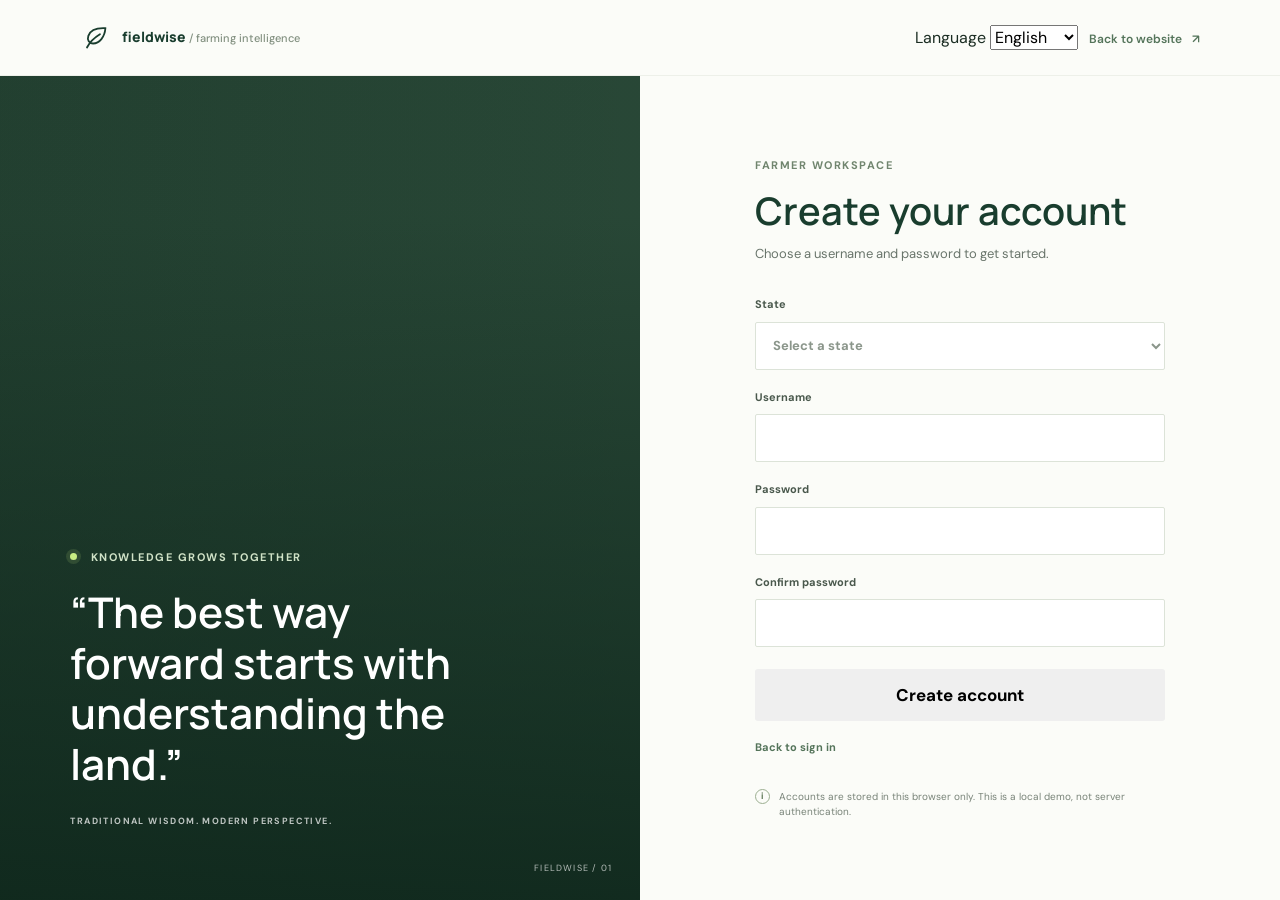
<file: hackthon/index.html>
<!doctype html>
<html lang="en">
<head>
  <meta charset="utf-8">
  <meta name="viewport" content="width=device-width, initial-scale=1">
  <meta name="theme-color" content="#183e2e">
  <meta name="description" content="Bring traditional farming knowledge into modern agriculture with AI-powered, practical decision support.">
  <title>AI-Powered Traditional Farming Intelligence</title>
  <link rel="preconnect" href="https://fonts.googleapis.com">
  <link rel="preconnect" href="https://fonts.gstatic.com" crossorigin>
  <link href="https://fonts.googleapis.com/css2?family=DM+Sans:wght@400;500;600;700&family=Manrope:wght@400;500;600;700;800&display=swap" rel="stylesheet">
  <link rel="stylesheet" href="style.css">
  <script src="script.js" defer></script>
</head>
<body>
  <a class="skip-link" href="#main">Skip to content</a>
  <header class="site-header">
    <a class="brand" href="#home" aria-label="Fieldwise home">
      <span class="brand__mark" aria-hidden="true">
        <svg viewBox="0 0 32 32" fill="none"><path d="M25.8 5.8C16.5 5.3 9.2 8.1 7 14.2c-1.6 4.5 1 8.4 5.2 8.4 7.2 0 12.9-7.3 13.6-16.8Z" stroke="currentColor" stroke-width="2"/><path d="M5.5 27c3.1-6.1 7.4-10.4 14.3-14.6" stroke="currentColor" stroke-width="2" stroke-linecap="round"/></svg>
      </span>
      <span class="brand__name">fieldwise<span> / farming intelligence</span></span>
    </a>
    <div class="nav-tools">
      <button class="nav-toggle" type="button" aria-expanded="false" aria-controls="site-nav" aria-label="Open navigation">
        <span></span><span></span>
      </button>
    </div>
    <nav class="site-nav" id="site-nav" aria-label="Main navigation">
      <a href="#approach" data-i18n="navApproach">Our approach</a>
      <a href="#assistant" data-i18n="navAssistant">AI assistant</a>
      <a href="#how-it-works" data-i18n="navHow">How it works</a>
      <button class="nav-logout" id="logout-button" type="button" data-i18n="navLogout">Logout</button>
      <a class="nav-cta" href="#assistant"><span data-i18n="navTry">Try the assistant</span> <span aria-hidden="true">↗</span></a>
    </nav>
  </header>

  <main id="main">
    <section class="hero" id="home" aria-labelledby="hero-title">
      <div class="hero__photo" role="img" aria-label="Green cultivated fields stretching across a rural landscape"></div>
      <div class="hero__shade"></div>
      <div class="hero__content">
        <p class="eyebrow eyebrow--light"><span class="status-dot"></span> <span data-i18n="heroEyebrow">Agricultural intelligence, rooted in experience</span></p>
        <h1 id="hero-title" data-i18n="heroTitle">AI-Powered Traditional Farming Intelligence</h1>
        <p class="hero__subtitle" data-i18n="heroSubtitle">Bringing traditional farming knowledge into modern agriculture with AI.</p>
        <div class="hero__actions">
          <a class="button button--lime" href="#assistant"><span data-i18n="heroStart">Start AI Analysis</span> <span aria-hidden="true">↗</span></a>
          <a class="text-link text-link--light" href="#approach"><span data-i18n="heroDiscover">Discover our approach</span> <span aria-hidden="true">↓</span></a>
        </div>
        <div class="hero__footnote"><span class="hero__line"></span> <span data-i18n="heroFoot">LOCAL WISDOM. BETTER-INFORMED FARMING.</span></div>
      </div>
      <div class="hero__coordinates" aria-hidden="true"><span data-i18n="fieldNotes">FIELD NOTES</span><br>01 / 06</div>
      <div class="hero__caption"><span>01</span> <span data-i18n="fieldNoteCaption">Knowledge grows when it is shared.</span></div>
    </section>

    <div class="signal-strip" aria-label="Our principles">
      <span><i>01</i> <span data-i18n="signal1">Local knowledge</span></span><span class="signal-strip__plus">+</span>
      <span><i>02</i> <span data-i18n="signal2">Modern data</span></span><span class="signal-strip__plus">+</span>
      <span><i>03</i> <span data-i18n="signal3">Informed decisions</span></span>
      <span class="signal-strip__note" data-i18n="signalNote">A new kind of farming conversation</span>
    </div>

    <section class="section problem-section" id="approach" aria-labelledby="problem-title">
      <div class="section-heading">
        <p class="eyebrow" data-i18n="oppLabel">01 — The opportunity</p>
        <h2 id="problem-title" data-i18n="oppTitle">Good knowledge<br>deserves to travel.</h2>
      </div>
      <div class="problem-copy">
        <p class="problem-copy__lead" data-i18n="oppLead">For generations, farmers have read the land through lived experience. That wisdom is valuable, but too often it is shared informally and can be difficult for others to access.</p>
        <div class="problem-points">
          <article class="problem-point">
            <span class="point-number">A</span>
            <div><h3 data-i18n="pointAHead">Experience is passed person to person</h3><p data-i18n="pointAText">Traditional farming knowledge is often shared informally, making it easy to miss or lose between generations.</p></div>
          </article>
          <article class="problem-point">
            <span class="point-number">B</span>
            <div><h3 data-i18n="pointBHead">Nature holds useful signals</h3><p data-i18n="pointBText">Natural signs, seasonal patterns and local experience offer valuable context for everyday farming decisions.</p></div>
          </article>
          <article class="problem-point">
            <span class="point-number">C</span>
            <div><h3 data-i18n="pointCHead">Context belongs together</h3><p data-i18n="pointCText">Farmers need a simple way to connect traditional knowledge with modern weather, soil and agricultural information.</p></div>
          </article>
        </div>
      </div>
    </section>

    <section class="solution-section" aria-labelledby="solution-title">
      <div class="solution-section__inner">
        <div class="solution-intro">
          <p class="eyebrow eyebrow--light" data-i18n="solutionLabel">02 — Our solution</p>
          <h2 id="solution-title" data-i18n="solutionTitle">Two ways of knowing.<br>One clearer next step.</h2>
          <p data-i18n="solutionText">We bring local practices and present-day context into one accessible AI-assisted process.</p>
        </div>
        <div class="flow" aria-label="Traditional farming knowledge and modern agricultural data feed into AI analysis to produce farming guidance">
          <div class="flow__inputs">
            <div class="flow-node"><span class="flow-node__index" data-i18n="input01">INPUT 01</span><strong data-i18n="tradFarm">Traditional Farming<br>Knowledge</strong><span class="flow-node__symbol" aria-hidden="true">⌁</span></div>
            <span class="flow__operator" aria-hidden="true">+</span>
            <div class="flow-node"><span class="flow-node__index" data-i18n="input02">INPUT 02</span><strong data-i18n="modernData">Modern Agricultural<br>Data</strong><span class="flow-node__symbol" aria-hidden="true">◷</span></div>
          </div>
          <div class="flow__connector" aria-hidden="true"><span></span><b>↓</b></div>
          <div class="flow-node flow-node--ai"><span class="flow-node__index" data-i18n="interpret">INTERPRET</span><strong data-i18n="aiAnalysis">AI Analysis</strong><span class="flow-node__tag" data-i18n="contextAware">CONTEXT-AWARE</span></div>
          <div class="flow__connector" aria-hidden="true"><span></span><b>↓</b></div>
          <div class="flow-node flow-node--result"><span class="flow-node__index" data-i18n="output">OUTPUT</span><strong data-i18n="farmingGuidance">Farming Guidance</strong><span class="flow-node__symbol" aria-hidden="true">↗</span></div>
        </div>
      </div>
      <div class="solution-section__index" aria-hidden="true"><span data-i18n="methodLabel">FIELDWISE / METHOD 01</span></div>
    </section>

    <section class="assistant-section section" id="assistant" aria-labelledby="assistant-title">
      <div class="assistant-heading">
        <div>
          <p class="eyebrow" data-i18n="assistantLabel">03 — Try the assistant</p>
          <h2 id="assistant-title" data-i18n="assistantTitle">Start with your field.</h2>
        </div>
        <p data-i18n="assistantText">Share a few details to request guidance shaped by your crop, season and local conditions.</p>
      </div>
      <div class="assistant-layout">
        <form class="assistant-form" id="analysis-form">
          <div class="form-topline"><span data-i18n="fieldProfile">FIELD PROFILE</span><span data-i18n="allFieldsRequired">ALL FIELDS REQUIRED</span></div>
          <div class="form-grid">
            <label class="field">
              <span data-i18n="formState">State</span>
              <select name="state" required>
                <option value="" disabled selected data-i18n="selectState">Select a state</option>
                <option value="Andhra Pradesh">Andhra Pradesh</option>
                <option value="Arunachal Pradesh">Arunachal Pradesh</option>
                <option value="Assam">Assam</option>
                <option value="Bihar">Bihar</option>
                <option value="Chhattisgarh">Chhattisgarh</option>
                <option value="Goa">Goa</option>
                <option value="Gujarat">Gujarat</option>
                <option value="Haryana">Haryana</option>
                <option value="Himachal Pradesh">Himachal Pradesh</option>
                <option value="Jharkhand">Jharkhand</option>
                <option value="Karnataka">Karnataka</option>
                <option value="Kerala">Kerala</option>
                <option value="Madhya Pradesh">Madhya Pradesh</option>
                <option value="Maharashtra">Maharashtra</option>
                <option value="Manipur">Manipur</option>
                <option value="Meghalaya">Meghalaya</option>
                <option value="Mizoram">Mizoram</option>
                <option value="Nagaland">Nagaland</option>
                <option value="Odisha">Odisha</option>
                <option value="Punjab">Punjab</option>
                <option value="Rajasthan">Rajasthan</option>
                <option value="Sikkim">Sikkim</option>
                <option value="Tamil Nadu">Tamil Nadu</option>
                <option value="Telangana">Telangana</option>
                <option value="Tripura">Tripura</option>
                <option value="Uttar Pradesh">Uttar Pradesh</option>
                <option value="Uttarakhand">Uttarakhand</option>
                <option value="West Bengal">West Bengal</option>
                <option value="Andaman and Nicobar Islands">Andaman and Nicobar Islands</option>
                <option value="Chandigarh">Chandigarh</option>
                <option value="Dadra and Nagar Haveli and Daman and Diu">Dadra and Nagar Haveli and Daman and Diu</option>
                <option value="Delhi">Delhi</option>
                <option value="Jammu and Kashmir">Jammu and Kashmir</option>
                <option value="Ladakh">Ladakh</option>
                <option value="Lakshadweep">Lakshadweep</option>
                <option value="Puducherry">Puducherry</option>
              </select>
            </label>
            <label class="field">
              <span data-i18n="formCrop">Crop</span>
              <select name="crop" required>
                <option value="" disabled selected data-i18n="selectCrop">Select a crop</option>
                <option value="Paddy">Paddy</option>
                <option value="Millet">Millet</option>
                <option value="Groundnut">Groundnut</option>
                <option value="Cotton">Cotton</option>
              </select>
            </label>
            <label class="field">
              <span data-i18n="formLocation">Location</span>
              <input name="location" type="text" data-i18n-placeholder="formLocationPlaceholder" placeholder="Village, district or region" autocomplete="address-level2" required>
            </label>
            <label class="field">
              <span data-i18n="formSeason">Season</span>
              <select name="season" required>
                <option value="" disabled selected data-i18n="selectSeason">Select a season</option>
                <option value="Kharif">Kharif / monsoon</option>
                <option value="Rabi">Rabi / winter</option>
                <option value="Zaid">Zaid / summer</option>
              </select>
            </label>
            <label class="field">
              <span data-i18n="formWeather">Current weather</span>
              <select name="weather" required>
                <option value="" disabled selected data-i18n="selectWeather">Select current weather</option>
                <option value="Rainy">Rainy</option>
                <option value="Sunny">Sunny</option>
                <option value="Cloudy">Cloudy</option>
              </select>
            </label>
            <label class="field field--full">
              <span data-i18n="formSoil">Soil type</span>
              <select name="soil" required>
                <option value="" disabled selected data-i18n="selectSoil">Select a soil type</option>
                <option value="Clay">Clay</option>
                <option value="Sandy">Sandy</option>
                <option value="Loamy">Loamy</option>
                <option value="Sandy Loam">Sandy Loam</option>
                <option value="Silty Soil">Silty Soil</option>
                <option value="Black Soil">Black Soil</option>
                <option value="Red Soil">Red Soil</option>
                <option value="Alluvial Soil">Alluvial Soil</option>
                <option value="Laterite Soil">Laterite Soil</option>
                <option value="Peaty Soil">Peaty Soil</option>
              </select>
            </label>
          </div>
          <button class="button button--forest form-submit" type="submit">
            <span class="button-label" data-i18n="submitAnalyze">Analyse with AI</span><span class="button-arrow" aria-hidden="true">↗</span>
          </button>
          <p class="form-status" id="form-status" role="status" aria-live="polite"></p>
        </form>

        <section class="result-panel" id="ai-result" aria-labelledby="result-title" aria-live="polite">
          <div class="result-panel__top"><span class="result-indicator"><i></i> <span data-i18n="analysisOutput">ANALYSIS OUTPUT</span></span><span class="result-panel__spark" aria-hidden="true">✳</span></div>
          <h3 id="result-title" data-i18n="resultTitle">Your field, in context.</h3>
          <p class="result-empty" id="result-empty" data-i18n="resultEmpty">Complete the field profile and run an analysis. Your response will appear here.</p>
          <div class="result-content" id="result-content" hidden>
            <div class="result-meta">
              <div><span data-i18n="resultLanguage">LANGUAGE</span><strong id="result-language">—</strong></div>
              <div><span data-i18n="resultState">STATE</span><strong id="result-state">—</strong></div>
              <div><span data-i18n="resultCrop">CROP</span><strong id="result-crop">—</strong></div>
              <div><span data-i18n="resultLocation">LOCATION</span><strong id="result-location">—</strong></div>
              <div><span data-i18n="resultSoil">SOIL</span><strong id="result-soil">—</strong></div>
            </div>
            <div class="result-block"><span class="result-block__label" data-i18n="tradKnowledge">TRADITIONAL KNOWLEDGE</span><p id="result-traditional"></p></div>
            <div class="result-block result-block--guidance"><span class="result-block__label" data-i18n="aiGuidance">AI GUIDANCE</span><p id="result-guidance"></p></div>
          </div>
        </section>
        <section class="assistant-chat" id="assistant-chat" aria-labelledby="chat-title" hidden>
          <div class="assistant-chat__heading">
            <div>
              <p class="eyebrow" data-i18n="chatLabel">FIELD QUESTIONS</p>
              <h3 id="chat-title" data-i18n="chatTitle">Ask about this field</h3>
                <p class="assistant-chat__prompt" data-i18n="chatPrompt">Ask about water, soil, pests, fertilizer, planting or crop care.</p>
            </div>
            <span id="chat-context-label" class="assistant-chat__context"></span>
          </div>
          <div class="chat-messages" id="chat-messages" role="log" aria-live="polite" aria-relevant="additions text"></div>
          <form class="chat-form" id="chat-form">
            <label class="sr-only" for="chat-question" data-i18n="chatQuestionLabel">Your question</label>
            <input id="chat-question" name="question" type="text" maxlength="500" autocomplete="off" data-i18n-placeholder="chatPlaceholder" placeholder="Ask about water, soil, pests or this crop..." required>
            <button class="button button--forest" type="submit" aria-label="Send question" data-i18n-aria-label="chatSend">Send</button>
          </form>
        </section>
      </div>
    </section>

    <section class="process-section" id="how-it-works" aria-labelledby="process-title">
      <div class="section process-section__inner">
        <div class="process-heading">
          <p class="eyebrow" data-i18n="processLabel">04 — How it works</p>
          <h2 id="process-title" data-i18n="processTitle">From field notes<br>to thoughtful guidance.</h2>
          <p data-i18n="processText">A simple sequence makes room for both community knowledge and current conditions.</p>
        </div>
        <ol class="process-list">
          <li><span>01</span><div><h3 data-i18n="process01Head">Farmer Input</h3><p data-i18n="process01Text">Share crop, location, season, weather and soil.</p></div><b aria-hidden="true">↗</b></li>
          <li><span>02</span><div><h3 data-i18n="process02Head">Gather Context</h3><p data-i18n="process02Text">Organize the field details that shape a decision.</p></div><b aria-hidden="true">↗</b></li>
          <li><span>03</span><div><h3 data-i18n="process03Head">Retrieve Traditional Practices</h3><p data-i18n="process03Text">Bring relevant local and crop-specific knowledge into view.</p></div><b aria-hidden="true">↗</b></li>
          <li><span>04</span><div><h3 data-i18n="process04Head">Compare</h3><p data-i18n="process04Text">Consider traditional practice alongside modern context.</p></div><b aria-hidden="true">↗</b></li>
          <li><span>05</span><div><h3 data-i18n="process05Head">Generate Guidance</h3><p data-i18n="process05Text">Present a clear response to support informed choices.</p></div><b aria-hidden="true">↗</b></li>
        </ol>
      </div>
    </section>

    <section class="benefits-section section" aria-labelledby="benefits-title">
      <div class="benefits-heading">
        <p class="eyebrow" data-i18n="benefitsLabel">05 — Why it matters</p>
        <h2 id="benefits-title" data-i18n="benefitsTitle">A stronger link between<br>knowledge and action.</h2>
      </div>
      <div class="benefit-grid">
        <article class="benefit"><span>01 / <span data-i18n="benefit01Tag">PRESERVE</span></span><h3 data-i18n="benefit01Head">Keep local knowledge growing</h3><p data-i18n="benefit01Text">Help preserve farming knowledge that might otherwise remain undocumented.</p></article>
        <article class="benefit"><span>02 / <span data-i18n="benefit02Tag">ACCESS</span></span><h3 data-i18n="benefit02Head">Make practices easier to find</h3><p data-i18n="benefit02Text">Improve access to traditional practices for farmers and the next generation.</p></article>
        <article class="benefit"><span>03 / <span data-i18n="benefit03Tag">CONNECT</span></span><h3 data-i18n="benefit03Head">Bring context together</h3><p data-i18n="benefit03Text">Connect traditional knowledge with modern agricultural data and conditions.</p></article>
        <article class="benefit"><span>04 / <span data-i18n="benefit04Tag">SUPPORT</span></span><h3 data-i18n="benefit04Head">Make informed decisions</h3><p data-i18n="benefit04Text">Support thoughtful farming decisions with relevant, understandable guidance.</p></article>
      </div>
    </section>

    <section class="future-section" aria-labelledby="future-title">
      <div class="section future-section__inner">
        <div class="future-intro"><p class="eyebrow eyebrow--light" data-i18n="futureLabel">06 — Looking ahead</p><h2 id="future-title" data-i18n="futureTitle">Room to grow.</h2><p data-i18n="futureText">The next chapter connects more voices, more places and more ways of understanding the land.</p></div>
        <ul class="future-list">
          <li><span>01</span><span data-i18n="future01">Tamil voice assistant</span></li>
          <li><span>02</span><span data-i18n="future02">Regional knowledge database</span></li>
          <li><span>03</span><span data-i18n="future03">Soil and weather sensors</span></li>
          <li><span>04</span><span data-i18n="future04">Crop-specific models</span></li>
          <li><span>05</span><span data-i18n="future05">Digitized historical records</span></li>
          <li><span>06</span><span data-i18n="future06">Advisory-service integration</span></li>
        </ul>
      </div>
    </section>
  </main>

  <footer class="site-footer">
    <a class="brand brand--footer" href="#home"><span class="brand__mark" aria-hidden="true"><svg viewBox="0 0 32 32" fill="none"><path d="M25.8 5.8C16.5 5.3 9.2 8.1 7 14.2c-1.6 4.5 1 8.4 5.2 8.4 7.2 0 12.9-7.3 13.6-16.8Z" stroke="currentColor" stroke-width="2"/><path d="M5.5 27c3.1-6.1 7.4-10.4 14.3-14.6" stroke="currentColor" stroke-width="2" stroke-linecap="round"/></svg></span><span class="brand__name">fieldwise<span> / farming intelligence</span></span></a>
    <p data-i18n="footerTag">Traditional wisdom. Modern perspective.</p>
    <a class="footer-top" href="#home"><span data-i18n="footerTop">Back to top</span> <span aria-hidden="true">↑</span></a>
    <small data-i18n="footerSmall">College project demonstration · AI-assisted decision support</small>
  </footer>
</body>
</html>
</file>
<file: hackthon/style.css>
:root {
  color-scheme: light;
  --forest: #193d2e;
  --forest-deep: #112d22;
  --leaf: #c9ee83;
  --moss: #54745a;
  --ink: #1b2d23;
  --muted: #69756b;
  --paper: #f7f8f3;
  --white: #fff;
  --line: #dfe5db;
  --display: "Manrope", "Trebuchet MS", sans-serif;
  --body: "DM Sans", "Trebuchet MS", sans-serif;
}

* { box-sizing: border-box; }
html { scroll-behavior: smooth; scroll-padding-top: 84px; }
body { margin: 0; color: var(--ink); background: var(--paper); font-family: var(--body); font-size: 16px; line-height: 1.6; -webkit-font-smoothing: antialiased; }
a { color: inherit; text-decoration: none; }
button, input, select { font: inherit; }
button, a, input, select { -webkit-tap-highlight-color: transparent; }
::selection { color: var(--forest-deep); background: var(--leaf); }
.skip-link { position: absolute; z-index: 20; top: 8px; left: 8px; padding: 10px 14px; transform: translateY(-150%); background: var(--white); color: var(--forest); }
.skip-link:focus { transform: translateY(0); }

.site-header { height: 76px; padding: 0 6.25%; display: flex; align-items: center; justify-content: space-between; background: #fbfcf8; position: relative; z-index: 5; }
.brand { display: inline-flex; align-items: center; gap: 10px; color: var(--forest); }
.brand__mark { width: 32px; height: 32px; display: grid; place-items: center; }
.brand__mark svg { width: 29px; height: 29px; }
.brand__name { font-family: var(--display); font-size: 14px; font-weight: 800; letter-spacing: 0; }
.brand__name span { color: #829080; font-family: var(--body); font-size: 11px; font-weight: 500; }
.site-nav { display: flex; gap: 34px; align-items: center; font-size: 13px; font-weight: 600; }
.site-nav > a:not(.nav-cta) { color: #566358; transition: color .2s ease; }
.site-nav > a:not(.nav-cta):hover { color: var(--forest); }
.nav-cta { display: inline-flex; align-items: center; gap: 14px; border-bottom: 1px solid #a7b5a5; padding: 8px 0; color: var(--forest); }
.nav-cta span { font-size: 16px; }
.nav-toggle { display: none; }

.hero { min-height: 620px; height: min(720px, calc(100svh - 76px)); position: relative; display: flex; align-items: center; overflow: hidden; color: var(--white); background: var(--forest-deep); }
.hero__photo, .hero__shade { position: absolute; inset: 0; }
.hero__photo { background-image: url("https://images.unsplash.com/photo-1500382017468-9049fed747ef?auto=format&fit=crop&w=2200&q=85"); background-position: center 53%; background-size: cover; transform: scale(1.015); }
.hero__shade { background: linear-gradient(90deg, rgba(13, 37, 26, .88) 0%, rgba(13, 37, 26, .72) 39%, rgba(13, 37, 26, .24) 78%, rgba(13, 37, 26, .08) 100%), linear-gradient(0deg, rgba(13, 37, 26, .34), transparent 28%); }
.hero__content { width: min(740px, 76%); margin-left: 12.5%; position: relative; z-index: 1; padding: 50px 0 65px; animation: rise-in .75s ease-out both; }
.eyebrow { margin: 0 0 20px; color: #70856e; font-size: 11px; font-weight: 700; letter-spacing: 1.5px; text-transform: uppercase; }
.eyebrow--light { color: #d0e2c7; }
.status-dot { display: inline-block; width: 7px; height: 7px; margin-right: 9px; border-radius: 50%; background: var(--leaf); vertical-align: 1px; box-shadow: 0 0 0 4px rgba(201, 238, 131, .13); }
.hero h1 { max-width: 700px; margin: 25px 0 20px; font-family: var(--display); font-size: 56px; font-weight: 600; line-height: 1.12; letter-spacing: 0; }
.hero__subtitle { max-width: 520px; margin: 0; color: rgba(255,255,255,.83); font-size: 18px; }
.hero__actions { display: flex; align-items: center; gap: 28px; margin-top: 34px; }
.button { min-height: 52px; display: inline-flex; align-items: center; justify-content: center; gap: 24px; padding: 0 21px; border: 0; border-radius: 3px; font-size: 13px; font-weight: 700; cursor: pointer; transition: background .2s ease, transform .2s ease; }
.button:hover { transform: translateY(-2px); }
.button:focus-visible, a:focus-visible, .nav-toggle:focus-visible, input:focus-visible, select:focus-visible { outline: 3px solid #e5aa68; outline-offset: 3px; }
.button--lime { color: var(--forest-deep); background: var(--leaf); }
.button--lime:hover { background: #d9f5a6; }
.button span { font-size: 17px; }
.text-link { font-size: 13px; font-weight: 600; }
.text-link--light { color: rgba(255,255,255,.86); }
.text-link span { margin-left: 7px; }
.hero__footnote { display: flex; align-items: center; gap: 11px; margin-top: 63px; color: rgba(255,255,255,.68); font-size: 9px; font-weight: 700; letter-spacing: 1.5px; }
.hero__line { width: 33px; height: 1px; background: var(--leaf); }
.hero__coordinates { position: absolute; top: 50%; right: 6.25%; color: rgba(255,255,255,.74); font-size: 9px; line-height: 1.8; letter-spacing: 1.2px; writing-mode: vertical-rl; transform: translateY(-50%) rotate(180deg); }
.hero__caption { position: absolute; right: 6.25%; bottom: 28px; color: rgba(255,255,255,.78); font-size: 11px; }
.hero__caption span { margin-right: 10px; color: var(--leaf); }
@keyframes rise-in { from { opacity: 0; transform: translateY(16px); } to { opacity: 1; transform: translateY(0); } }

.signal-strip { min-height: 77px; padding: 0 12.5%; display: flex; align-items: center; gap: 23px; background: #eef2e9; color: var(--forest); font-family: var(--display); font-size: 12px; font-weight: 700; }
.signal-strip > span:not(.signal-strip__plus):not(.signal-strip__note) { white-space: nowrap; }
.signal-strip i { margin-right: 9px; color: #7b9076; font-family: var(--body); font-size: 9px; font-style: normal; font-weight: 600; }
.signal-strip__plus { color: #99a993; font-size: 16px; font-weight: 400; }
.signal-strip__note { margin-left: auto; color: #718071; font-family: var(--body); font-size: 11px; font-weight: 500; }
.section { padding-right: 12.5%; padding-left: 12.5%; }
.problem-section { padding-top: 122px; padding-bottom: 130px; display: grid; grid-template-columns: .83fr 1fr; column-gap: 10%; }
.section-heading h2, .assistant-heading h2, .process-heading h2, .benefits-heading h2, .solution-intro h2, .future-intro h2 { margin: 0; font-family: var(--display); font-size: 39px; font-weight: 600; line-height: 1.2; letter-spacing: 0; }
.section-heading h2 { color: var(--forest); }
.problem-copy__lead { margin: 0 0 30px; color: #56645a; font-size: 16px; line-height: 1.8; }
.problem-points { border-top: 1px solid var(--line); }
.problem-point { display: grid; grid-template-columns: 42px 1fr; gap: 10px; padding: 17px 0; border-bottom: 1px solid var(--line); }
.point-number { padding-top: 2px; color: #8a9c84; font-size: 10px; font-weight: 700; }
.problem-point h3 { margin: 0 0 4px; color: var(--ink); font-family: var(--display); font-size: 14px; font-weight: 700; }
.problem-point p { margin: 0; color: var(--muted); font-size: 12px; line-height: 1.65; }

.solution-section { position: relative; overflow: hidden; padding: 92px 12.5% 100px; color: var(--white); background: var(--forest); }
.solution-section::after { content: ""; position: absolute; inset: 0 0 0 58%; pointer-events: none; opacity: .08; background-image: repeating-linear-gradient(135deg, transparent 0 17px, rgba(255,255,255,.28) 17px 18px); mask-image: linear-gradient(90deg, transparent, #000); }
.solution-section__inner { position: relative; z-index: 1; display: grid; grid-template-columns: .88fr 1fr; align-items: center; gap: 9%; max-width: 1150px; margin: auto; }
.solution-intro h2 { max-width: 490px; font-size: 37px; }
.solution-intro > p:last-child { max-width: 350px; margin: 20px 0 0; color: #bdcbbd; font-size: 14px; }
.flow { max-width: 500px; margin-left: auto; width: 100%; }
.flow__inputs { display: grid; grid-template-columns: 1fr 28px 1fr; align-items: center; }
.flow-node { min-height: 105px; position: relative; padding: 15px 17px; display: flex; flex-direction: column; justify-content: space-between; border: 1px solid rgba(255,255,255,.27); background: rgba(255,255,255,.045); }
.flow-node__index { color: #a9c2a7; font-size: 8px; font-weight: 700; letter-spacing: 1px; }
.flow-node strong { font-family: var(--display); font-size: 13px; line-height: 1.35; }
.flow-node__symbol { position: absolute; right: 14px; bottom: 10px; color: var(--leaf); font-size: 19px; }
.flow__operator { justify-self: center; color: var(--leaf); font-size: 20px; }
.flow__connector { height: 39px; display: flex; flex-direction: column; align-items: center; justify-content: center; color: var(--leaf); line-height: 1; }
.flow__connector span { height: 15px; width: 1px; background: rgba(201,238,131,.5); }
.flow__connector b { font-size: 15px; font-weight: 400; }
.flow-node--ai { min-height: 72px; flex-direction: row; align-items: center; padding: 14px 18px; border-color: rgba(201,238,131,.62); background: rgba(201,238,131,.08); }
.flow-node--ai .flow-node__index { align-self: flex-start; }
.flow-node--ai strong { font-size: 16px; }
.flow-node__tag { color: #d6e6ce; font-size: 8px; font-weight: 700; letter-spacing: 1px; }
.flow-node--result { min-height: 64px; flex-direction: row; align-items: center; padding: 14px 18px; border-color: transparent; color: var(--forest-deep); background: var(--leaf); }
.flow-node--result .flow-node__index { color: #4f6b3b; }
.flow-node--result strong { font-size: 15px; }
.flow-node--result .flow-node__symbol { top: 19px; bottom: auto; color: var(--forest); }
.solution-section__index { position: absolute; bottom: 22px; left: 12.5%; color: rgba(255,255,255,.4); font-size: 8px; letter-spacing: 1.2px; }

.assistant-section { padding-top: 112px; padding-bottom: 125px; background: #f8f9f5; }
.assistant-heading { display: flex; align-items: end; justify-content: space-between; gap: 35px; margin-bottom: 39px; }
.assistant-heading h2 { color: var(--forest); }
.assistant-heading > p { max-width: 350px; margin: 0 2px 5px 0; color: var(--muted); font-size: 13px; }
.assistant-layout { display: grid; grid-template-columns: 1fr .88fr; align-items: stretch; gap: 22px; }
.assistant-form { padding: 27px 29px 22px; border: 1px solid var(--line); background: #fff; }
.form-topline { display: flex; justify-content: space-between; margin-bottom: 25px; color: #819080; font-size: 9px; font-weight: 700; letter-spacing: 1.2px; }
.form-grid { display: grid; grid-template-columns: 1fr 1fr; gap: 17px 14px; }
.field { min-width: 0; display: flex; flex-direction: column; gap: 7px; }
.field--full { grid-column: 1 / -1; }
.field > span { color: #49584c; font-size: 11px; font-weight: 700; }
.field input, .field select { width: 100%; min-height: 44px; padding: 0 12px; border: 1px solid #dce3d8; border-radius: 2px; outline: none; color: var(--ink); background-color: #fcfdfb; font-size: 12px; }
.field input::placeholder { color: #9aa49a; }
.field select:invalid { color: #8b968b; }
.field input:focus, .field select:focus { border-color: #648565; box-shadow: 0 0 0 3px rgba(84,116,90,.12); }
.form-submit { min-width: 190px; margin-top: 24px; color: var(--white); background: var(--forest); }
.form-submit:hover { background: #28533c; }
.form-submit:disabled { opacity: .72; cursor: wait; transform: none; }
.form-status { min-height: 18px; margin: 9px 0 0; color: #a74333; font-size: 11px; }
.result-panel { min-height: 430px; padding: 27px 28px 22px; display: flex; flex-direction: column; border: 1px solid #d8e2d3; background: #edf3e9; }
.result-panel__top { display: flex; justify-content: space-between; align-items: center; }
.result-indicator { display: flex; align-items: center; gap: 8px; color: #60775f; font-size: 9px; font-weight: 700; letter-spacing: 1.2px; }
.result-indicator i { width: 7px; height: 7px; border-radius: 50%; background: #8db374; }
.result-panel__spark { color: #839d72; font-size: 20px; }
.result-panel h3 { margin: 26px 0 10px; color: var(--forest); font-family: var(--display); font-size: 21px; font-weight: 600; }
.result-empty { max-width: 300px; margin: 0; color: #738073; font-size: 12px; }
.result-content { margin-top: 12px; }
.result-meta { display: grid; grid-template-columns: 1fr 1fr; gap: 15px; padding: 13px 0 17px; border-top: 1px solid #d4dfd0; border-bottom: 1px solid #d4dfd0; }
.result-meta div { display: flex; flex-direction: column; gap: 3px; }
.result-meta span, .result-block__label { color: #71846f; font-size: 8px; font-weight: 700; letter-spacing: 1px; }
.result-meta strong { color: var(--forest); font-family: var(--display); font-size: 13px; }
.result-block { padding-top: 15px; }
.result-block p { margin: 5px 0 0; color: #465648; font-size: 12px; line-height: 1.65; white-space: pre-wrap; overflow-wrap: anywhere; }
.result-block--guidance { padding-top: 13px; }
.assistant-chat { grid-column: 1 / -1; padding-top: 25px; border-top: 1px solid var(--line); }
.assistant-chat[hidden] { display: none; }
.assistant-chat__heading { display: flex; align-items: end; justify-content: space-between; gap: 18px; margin-bottom: 17px; }
.assistant-chat__heading .eyebrow { margin-bottom: 7px; }
.assistant-chat__heading h3 { margin: 0; color: var(--forest); font-family: var(--display); font-size: 19px; font-weight: 600; }
.assistant-chat__prompt { margin: 5px 0 0; color: var(--muted); font-size: 11px; }
.assistant-chat__context { color: var(--muted); font-size: 11px; }
.chat-messages { max-height: 310px; min-height: 54px; display: flex; flex-direction: column; gap: 10px; overflow-y: auto; padding: 4px 2px 14px; }
.chat-message { max-width: min(82%, 720px); padding: 10px 13px; border-radius: 5px; color: #435247; background: #edf3e9; font-size: 12px; line-height: 1.6; white-space: pre-wrap; overflow-wrap: anywhere; }
.chat-message--user { align-self: flex-end; color: #fff; background: var(--forest); }
.chat-form { display: flex; gap: 10px; align-items: stretch; }
.chat-form input { min-width: 0; min-height: 46px; flex: 1; padding: 0 13px; border: 1px solid #dce3d8; border-radius: 2px; outline: none; color: var(--ink); background: #fff; font-size: 13px; }
.chat-form input:focus { border-color: #648565; box-shadow: 0 0 0 3px rgba(84,116,90,.12); }
.chat-form .button { min-width: 105px; padding: 0 17px; }
.chat-form .button:disabled { opacity: .65; cursor: wait; }

.process-section { background: #eef2e9; }
.process-section__inner { padding-top: 109px; padding-bottom: 115px; display: grid; grid-template-columns: .8fr 1fr; gap: 11%; }
.process-heading { align-self: start; position: sticky; top: 110px; }
.process-heading h2, .benefits-heading h2 { color: var(--forest); }
.process-heading > p:last-child { max-width: 300px; margin: 20px 0 0; color: var(--muted); font-size: 13px; }
.process-list { margin: 0; padding: 0; list-style: none; border-top: 1px solid #d7dfd3; }
.process-list li { min-height: 82px; display: grid; grid-template-columns: 49px 1fr 20px; align-items: center; gap: 12px; border-bottom: 1px solid #d7dfd3; }
.process-list li > span { color: #799074; font-size: 10px; font-weight: 700; }
.process-list h3 { margin: 0; color: var(--forest); font-family: var(--display); font-size: 14px; font-weight: 700; }
.process-list p { margin: 3px 0 0; color: #758075; font-size: 11px; }
.process-list li > b { color: #9aaa94; font-size: 14px; font-weight: 400; }

.benefits-section { padding-top: 115px; padding-bottom: 120px; }
.benefits-heading { display: flex; justify-content: space-between; align-items: end; gap: 30px; margin-bottom: 45px; }
.benefits-heading .eyebrow { align-self: start; margin-right: auto; }
.benefits-heading h2 { min-width: 55%; font-size: 34px; }
.benefit-grid { display: grid; grid-template-columns: repeat(4, 1fr); border-top: 1px solid var(--line); border-bottom: 1px solid var(--line); }
.benefit { min-height: 205px; padding: 21px 20px 23px 0; }
.benefit + .benefit { padding-left: 20px; border-left: 1px solid var(--line); }
.benefit > span { color: #81927d; font-size: 8px; font-weight: 700; letter-spacing: 1.1px; }
.benefit h3 { max-width: 200px; margin: 27px 0 9px; color: var(--forest); font-family: var(--display); font-size: 15px; line-height: 1.4; }
.benefit p { max-width: 230px; margin: 0; color: var(--muted); font-size: 11px; line-height: 1.65; }

.future-section { color: var(--white); background: #294837; }
.future-section__inner { padding-top: 83px; padding-bottom: 86px; display: grid; grid-template-columns: 1fr 1fr; gap: 11%; }
.future-intro h2 { font-size: 42px; }
.future-intro > p:last-child { max-width: 320px; margin: 17px 0 0; color: #c3d1c2; font-size: 13px; }
.future-list { margin: 0; padding: 0; list-style: none; border-top: 1px solid rgba(255,255,255,.25); }
.future-list li { min-height: 49px; display: flex; align-items: center; gap: 17px; border-bottom: 1px solid rgba(255,255,255,.2); color: #f3f6ef; font-family: var(--display); font-size: 13px; font-weight: 600; }
.future-list li span { color: #b4d28c; font-family: var(--body); font-size: 9px; font-weight: 700; }

.site-footer { min-height: 107px; padding: 25px 6.25%; display: grid; grid-template-columns: 1fr 1fr auto; align-items: center; gap: 12px 20px; color: #d8e3d6; background: var(--forest-deep); }
.brand--footer { color: #f3f6ef; }
.brand--footer .brand__name span { color: #9eae9d; }
.site-footer > p { margin: 0; color: #adc0ad; font-size: 11px; }
.footer-top { justify-self: end; color: #d7e4d2; font-size: 11px; }
.footer-top span { margin-left: 7px; color: var(--leaf); }
.site-footer small { grid-column: 1 / -1; color: #819481; font-size: 9px; }

@media (max-width: 900px) {
  .site-header { padding: 0 5%; }
  .site-nav { gap: 20px; }
  .hero__content { margin-left: 8%; }
  .section { padding-right: 8%; padding-left: 8%; }
  .solution-section { padding-right: 8%; padding-left: 8%; }
  .solution-section__index { left: 8%; }
  .problem-section { column-gap: 7%; }
  .signal-strip { padding-right: 8%; padding-left: 8%; gap: 15px; }
  .signal-strip__note { display: none; }
  .solution-section__inner { grid-template-columns: .8fr 1fr; gap: 6%; }
  .assistant-layout { grid-template-columns: 1fr 1fr; gap: 14px; }
  .assistant-form, .result-panel { padding-right: 20px; padding-left: 20px; }
  .process-section__inner { gap: 7%; }
}

@media (max-width: 680px) {
  html { scroll-padding-top: 68px; }
  .site-header { height: 66px; padding: 0 20px; }
  .brand__name { font-size: 13px; }
  .brand__name span { font-size: 10px; }
  .nav-toggle { width: 42px; height: 42px; display: flex; flex-direction: column; align-items: center; justify-content: center; gap: 6px; border: 0; background: transparent; cursor: pointer; }
  .nav-toggle span { width: 20px; height: 1px; background: var(--forest); transition: transform .2s ease; }
  .nav-toggle[aria-expanded="true"] span:first-child { transform: translateY(3.5px) rotate(45deg); }
  .nav-toggle[aria-expanded="true"] span:last-child { transform: translateY(-3.5px) rotate(-45deg); }
  .site-nav { position: absolute; top: 66px; right: 0; left: 0; display: none; flex-direction: column; align-items: stretch; gap: 0; padding: 8px 20px 16px; border-top: 1px solid var(--line); background: #fbfcf8; box-shadow: 0 12px 18px rgba(25,61,46,.08); }
  .site-nav.is-open { display: flex; }
  .site-nav > a:not(.nav-cta) { padding: 11px 0; border-bottom: 1px solid #e9ede6; }
  .nav-cta { align-self: flex-start; margin-top: 9px; }
  .hero { min-height: 610px; height: calc(88svh - 66px); max-height: 760px; }
  .hero__photo { background-position: 57% center; }
  .hero__shade { background: linear-gradient(90deg, rgba(13,37,26,.83), rgba(13,37,26,.44)), linear-gradient(0deg, rgba(13,37,26,.38), transparent 40%); }
  .hero__content { width: auto; margin: 0 25px; padding: 44px 0 68px; }
  .hero h1 { max-width: 500px; margin-top: 23px; font-size: 42px; }
  .hero__subtitle { max-width: 420px; font-size: 16px; }
  .hero__actions { align-items: flex-start; flex-direction: column; gap: 18px; margin-top: 27px; }
  .hero__footnote { margin-top: 42px; font-size: 8px; }
  .hero__coordinates { right: 18px; }
  .hero__caption { right: 20px; bottom: 17px; font-size: 9px; }
  .signal-strip { min-height: 66px; padding: 0 20px; justify-content: space-between; gap: 8px; font-size: 10px; }
  .signal-strip i { display: none; }
  .signal-strip__plus { font-size: 13px; }
  .section { padding-right: 23px; padding-left: 23px; }
  .problem-section { padding-top: 78px; padding-bottom: 82px; grid-template-columns: 1fr; gap: 25px; }
  .section-heading h2, .assistant-heading h2, .process-heading h2, .benefits-heading h2, .solution-intro h2, .future-intro h2 { font-size: 32px; }
  .problem-copy__lead { font-size: 14px; }
  .solution-section { padding: 70px 23px 70px; }
  .solution-section__inner { grid-template-columns: 1fr; gap: 36px; }
  .solution-intro > p:last-child { font-size: 13px; }
  .flow { max-width: none; }
  .flow-node { min-height: 99px; padding: 13px 11px; }
  .flow-node strong { font-size: 11px; }
  .flow-node--ai, .flow-node--result { min-height: 63px; padding: 12px; }
  .flow-node--ai strong, .flow-node--result strong { font-size: 13px; }
  .flow-node__tag { font-size: 7px; }
  .solution-section__index { left: 23px; bottom: 16px; }
  .assistant-section { padding-top: 77px; padding-bottom: 83px; }
  .assistant-heading { display: block; margin-bottom: 27px; }
  .assistant-heading > p { margin-top: 14px; }
  .assistant-layout { grid-template-columns: 1fr; gap: 15px; }
  .assistant-form { padding: 22px 17px 15px; }
  .form-topline { font-size: 8px; }
  .form-grid { grid-template-columns: 1fr; gap: 13px; }
  .field--full { grid-column: auto; }
  .result-panel { min-height: 365px; padding: 22px 18px 19px; }
  .process-section__inner { padding-top: 76px; padding-bottom: 82px; grid-template-columns: 1fr; gap: 28px; }
  .process-heading { position: static; }
  .process-heading > p:last-child { margin-top: 13px; }
  .process-list li { min-height: 78px; grid-template-columns: 34px 1fr 15px; gap: 8px; }
  .process-list h3 { font-size: 13px; }
  .process-list p { font-size: 10px; }
  .benefits-section { padding-top: 78px; padding-bottom: 83px; }
  .benefits-heading { display: block; margin-bottom: 27px; }
  .benefits-heading h2 { min-width: 0; font-size: 30px; }
  .benefits-heading .eyebrow { margin-bottom: 17px; }
  .benefit-grid { grid-template-columns: 1fr 1fr; }
  .benefit { min-height: 182px; padding: 17px 13px 20px 0; }
  .benefit:nth-child(2n) { padding-left: 13px; border-left: 1px solid var(--line); }
  .benefit:nth-child(n+3) { border-top: 1px solid var(--line); }
  .benefit h3 { margin-top: 21px; font-size: 14px; }
  .benefit p { font-size: 10px; }
  .future-section__inner { padding-top: 68px; padding-bottom: 71px; grid-template-columns: 1fr; gap: 28px; }
  .future-intro h2 { font-size: 37px; }
  .site-footer { padding: 23px 20px; grid-template-columns: 1fr auto; }
  .site-footer > p { grid-column: 1 / -1; grid-row: 2; }
  .footer-top { grid-column: 2; grid-row: 1; }
  .site-footer small { grid-row: 3; }
}

@media (prefers-reduced-motion: reduce) {
  *, *::before, *::after { scroll-behavior: auto !important; animation-duration: .01ms !important; animation-iteration-count: 1 !important; transition-duration: .01ms !important; }
}

.login-page { min-height: 100vh; background: #fbfcf8; }
.login-header { border-bottom: 1px solid #edf0e9; }
.login-back { color: #566358; font-size: 12px; font-weight: 600; }
.login-back span { margin-left: 7px; color: var(--moss); }
.login-main { min-height: calc(100vh - 76px); display: grid; grid-template-columns: 1fr 1fr; }
.login-visual { min-height: 620px; position: relative; display: flex; align-items: end; overflow: hidden; color: var(--white); background: #294837 url("https://images.unsplash.com/photo-1500382017468-9049fed747ef?auto=format&fit=crop&w=1500&q=85") center / cover; }
.login-visual__shade { position: absolute; inset: 0; background: linear-gradient(0deg, rgba(13,37,26,.83), rgba(13,37,26,.03) 83%), linear-gradient(90deg, rgba(13,37,26,.22), transparent); }
.login-visual__content { position: relative; max-width: 560px; padding: 50px 11% 72px; }
.login-visual blockquote { margin: 0; font-family: var(--display); font-size: clamp(28px, 3.3vw, 46px); font-weight: 600; line-height: 1.2; }
.login-visual__caption { margin: 24px 0 0; color: rgba(255,255,255,.72); font-size: 9px; font-weight: 700; letter-spacing: 1.4px; }
.login-visual__index { position: absolute; right: 28px; bottom: 25px; color: rgba(255,255,255,.68); font-size: 9px; letter-spacing: 1.2px; }
.login-panel { min-height: 620px; display: grid; place-items: center; padding: 55px 9%; }
.login-content { width: min(100%, 410px); }
.login-content > .eyebrow { margin-bottom: 13px; }
.login-content h1 { margin: 0; color: var(--forest); font-family: var(--display); font-size: 38px; font-weight: 600; line-height: 1.2; }
.login-intro { margin: 11px 0 31px; color: var(--muted); font-size: 13px; }
.login-form { display: flex; flex-direction: column; gap: 19px; }
.login-field { display: flex; flex-direction: column; gap: 8px; color: #49584c; font-size: 11px; font-weight: 700; }
.login-field[hidden] { display: none; }
.login-field input { width: 100%; min-height: 48px; padding: 0 13px; border: 1px solid #dce3d8; border-radius: 2px; outline: none; color: var(--ink); background: #fff; font-size: 13px; }
.login-field select { width: 100%; min-height: 48px; padding: 0 13px; border: 1px solid #dce3d8; border-radius: 2px; outline: none; color: var(--ink); background: #fff; font-size: 13px; }
.login-field select:invalid { color: #8b968b; }
.login-field select:focus { border-color: #648565; box-shadow: 0 0 0 3px rgba(84,116,90,.12); }
.login-field input::placeholder { color: #9aa49a; }
.login-field input:focus { border-color: #648565; box-shadow: 0 0 0 3px rgba(84,116,90,.12); }
.password-control { position: relative; display: block; }
.password-control input { padding-right: 58px; }
.password-toggle { position: absolute; top: 50%; right: 12px; padding: 4px 0; transform: translateY(-50%); border: 0; color: #54745a; background: transparent; font-size: 11px; font-weight: 700; cursor: pointer; }
.login-options { display: flex; align-items: center; justify-content: space-between; gap: 12px; margin-top: -3px; }
.remember-option { display: inline-flex; align-items: center; gap: 8px; color: #5f6b61; font-size: 11px; cursor: pointer; }
.remember-option input { width: 14px; height: 14px; margin: 0; accent-color: var(--forest); }
.forgot-button { padding: 4px 0; border: 0; color: #54745a; background: transparent; font-size: 11px; font-weight: 700; cursor: pointer; }
.login-submit { width: 100%; margin-top: 3px; }
.login-submit:disabled { opacity: .55; cursor: not-allowed; }
.login-mode-toggle { margin-top: 14px; }
.login-status { display: none; margin: -7px 0 0; padding: 10px 12px; border-left: 2px solid #8eaa70; color: #4d6148; background: #eff4e9; font-size: 11px; line-height: 1.5; }
.login-status.is-visible { display: block; }
.login-footnote { display: flex; align-items: start; gap: 9px; margin: 28px 0 0; color: #788378; font-size: 10px; line-height: 1.5; }
.login-footnote > span:first-child { width: 15px; height: 15px; flex: 0 0 15px; display: grid; place-items: center; border: 1px solid #9caf91; border-radius: 50%; color: #5e7857; font-size: 9px; font-weight: 700; }

@media (max-width: 760px) {
  .login-header { height: 66px; padding: 0 20px; }
  .login-main { min-height: calc(100vh - 66px); grid-template-columns: 1fr; }
  .login-visual { min-height: 245px; }
  .login-visual__content { padding: 35px 25px 38px; }
  .login-visual blockquote { max-width: 470px; font-size: 30px; }
  .login-visual__caption { margin-top: 15px; }
  .login-visual__index { right: 20px; bottom: 18px; }
  .login-panel { min-height: auto; padding: 48px 25px 55px; }
  .login-content h1 { font-size: 34px; }
}
</file>
